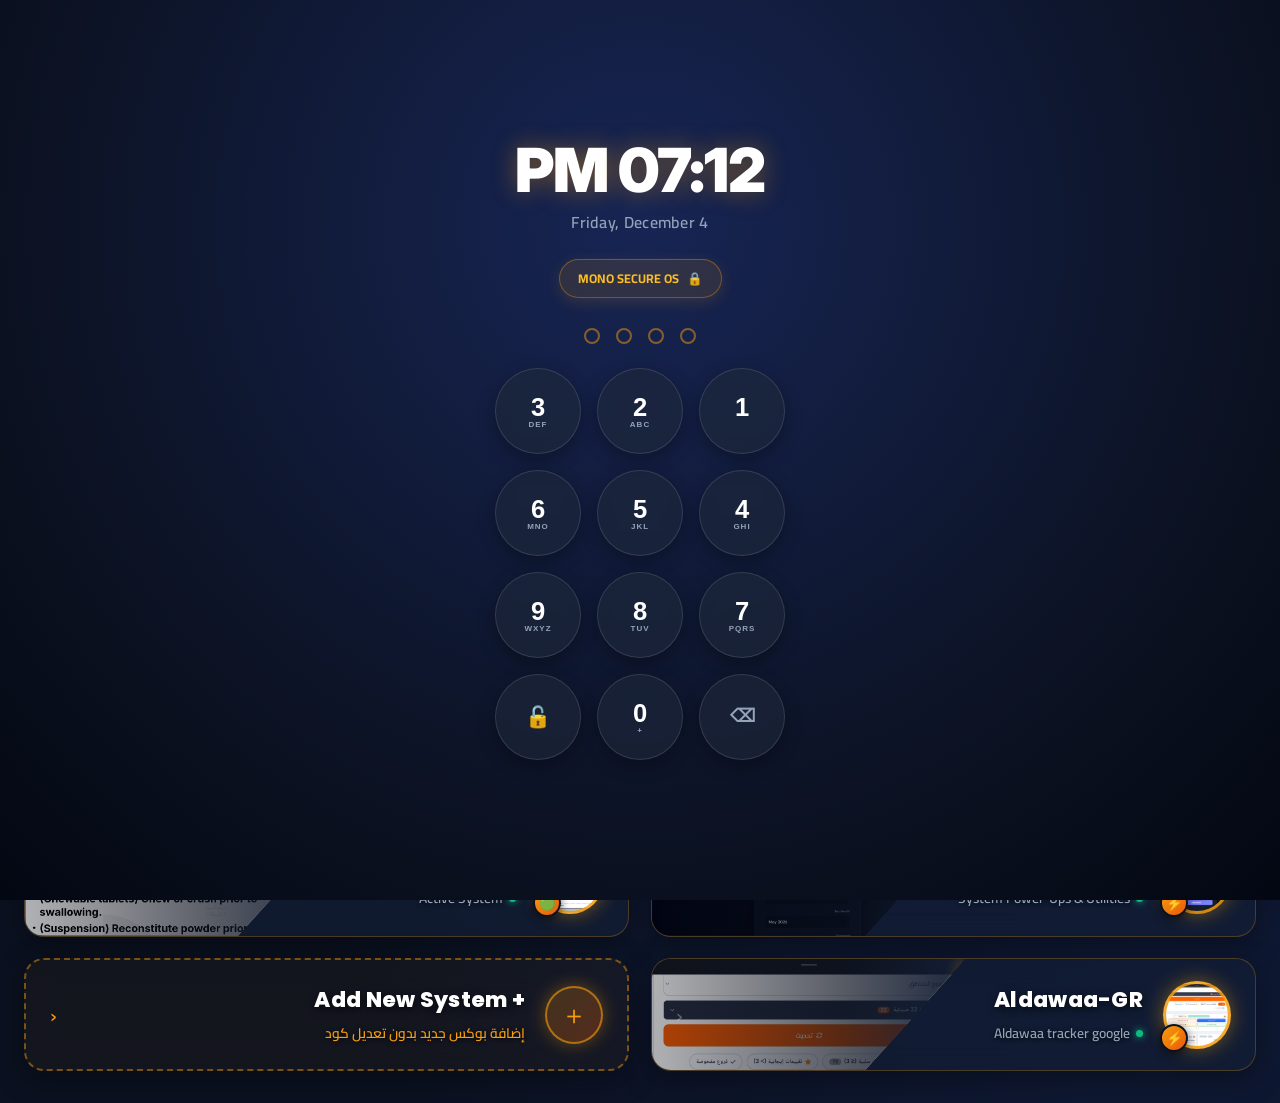
<file: index.html>
<!DOCTYPE html>
<html lang="ar" dir="rtl">
<head>
    <meta charset="UTF-8">
    <meta name="viewport" content="width=device-width, initial-scale=1.0, maximum-scale=1.0, user-scalable=no">
    <title>لوحة المشاريع - Mono System</title>
    <link rel="manifest" href="manifest.json">
    <link rel="icon" href="https://github.com/meralmohamed121022-cyber/OFFERSTRANS/blob/main/icon.png?raw=true" type="image/png">
    <link rel="apple-touch-icon" href="https://github.com/meralmohamed121022-cyber/OFFERSTRANS/blob/main/icon.png?raw=true">
    <link href="https://fonts.googleapis.com/css2?family=Cairo:wght@400;600;700;800;900&family=Tajawal:wght@400;500;700;800&family=Inter:wght@400;600;700;800;900&family=Poppins:wght@600;700;800&display=swap" rel="stylesheet">
    <link rel="stylesheet" href="styles.css">
</head>
<body>

    <!-- FLOATING BOTTOM HOME BUTTON (العودة للرئيسية) -->
    <button id="back-btn" class="back-btn hidden" onclick="goHome()" title="العودة للمشاريع">
        🏠
    </button>

    <!-- SMARTPHONE SECURITY PIN LOCK SCREEN (Passcode: 2026) -->
    <div id="lockScreen" class="lock-screen-overlay">
        <div class="lock-container">
            <div class="lock-clock-time" id="lockClock">12:00</div>
            <div class="lock-clock-date" id="lockDate">Saturday, November 7</div>

            <div class="lock-header-badge">
                <span class="lock-pulse-icon">🔒</span>
                <span id="lockStatusText">MONO SECURE OS</span>
            </div>

            <!-- PIN Indicator Dots -->
            <div class="pin-indicator-box" id="pinDotsBox" style="margin: 16px 0 24px;">
                <div class="pin-dot" id="pdot-0"></div>
                <div class="pin-dot" id="pdot-1"></div>
                <div class="pin-dot" id="pdot-2"></div>
                <div class="pin-dot" id="pdot-3"></div>
            </div>

            <!-- Phone PIN Keypad Grid -->
            <div class="pin-keypad-grid">
                <button class="keypad-key" onclick="pressPin('1')">1<span class="keypad-subletter">&nbsp;</span></button>
                <button class="keypad-key" onclick="pressPin('2')">2<span class="keypad-subletter">ABC</span></button>
                <button class="keypad-key" onclick="pressPin('3')">3<span class="keypad-subletter">DEF</span></button>
                
                <button class="keypad-key" onclick="pressPin('4')">4<span class="keypad-subletter">GHI</span></button>
                <button class="keypad-key" onclick="pressPin('5')">5<span class="keypad-subletter">JKL</span></button>
                <button class="keypad-key" onclick="pressPin('6')">6<span class="keypad-subletter">MNO</span></button>
                
                <button class="keypad-key" onclick="pressPin('7')">7<span class="keypad-subletter">PQRS</span></button>
                <button class="keypad-key" onclick="pressPin('8')">8<span class="keypad-subletter">TUV</span></button>
                <button class="keypad-key" onclick="pressPin('9')">9<span class="keypad-subletter">WXYZ</span></button>
                
                <button class="keypad-key" onclick="backspacePin()" style="font-size: 1.1rem; color: #94a3b8;">⌫</button>
                <button class="keypad-key" onclick="pressPin('0')">0<span class="keypad-subletter">+</span></button>
                <button class="keypad-key" onclick="checkPinManual()" style="font-size: 1.3rem; color: #fbbf24;">🔓</button>
            </div>
        </div>
    </div>
    </div>

    <!-- MAIN DASHBOARD CONTAINER -->
    <div id="main-container" class="container">
        <header id="main-header">
            <h1>My Projects <span style="font-size: 1.15rem; opacity: 0.75; font-weight: 600;">(مشاريعي)</span></h1>
            <p>Select a system to launch in fullscreen with live preview</p>
            
            <!-- Admin & Utility Bar -->
            <div class="header-actions-bar">
                <button class="header-btn header-btn-admin" onclick="openAdminModal()">
                    <span>➕</span> Add System / إدارة الأنظمة
                </button>
                <button class="header-btn header-btn-lock" onclick="lockSystemNow()">
                    <span>🔒</span> Lock / قفل
                </button>
            </div>
        </header>

        <!-- Dynamic Cards Grid -->
        <div id="cards-grid" class="cards-grid">
            <!-- Cards populated dynamically via JavaScript from projects.json / localStorage -->
        </div>

        <!-- Fullscreen Frame Container -->
        <div id="iframe-container" class="iframe-container hidden">
            <div id="loading" class="loading hidden">جاري التحميل...</div>
            <iframe id="content-frame" src="about:blank" title="Project Preview" allowfullscreen allow="camera *; microphone *; autoplay; fullscreen" scrolling="yes"></iframe>
        </div>
    </div>

    <!-- ADMIN & BOX MANAGER MODAL -->
    <div class="admin-modal-overlay" id="adminModal" onclick="closeAdminModalOnBackdrop(event)">
        <div class="admin-modal-card">
            <div class="admin-modal-header">
                <h2>⚙️ Systems & Box Manager</h2>
                <button class="admin-modal-close" onclick="closeAdminModal()">✕</button>
            </div>

            <div class="admin-tabs-bar">
                <button class="admin-tab active" id="tabBtnAdd" onclick="switchAdminTab('add')">
                    ➕ Add / Edit Box
                </button>
                <button class="admin-tab" id="tabBtnManage" onclick="switchAdminTab('manage')">
                    📋 Active Boxes (<span id="activeBoxesCount">0</span>)
                </button>
                <button class="admin-tab" id="tabBtnGithub" onclick="switchAdminTab('github')">
                    ☁️ GitHub Sync
                </button>
            </div>

            <!-- Tab 1: Add / Edit Box -->
            <div id="tabContentAdd">
                <input type="hidden" id="editBoxId" value="">
                
                <div class="admin-form-group">
                    <label class="admin-label">Box Title / اسم النظام (e.g. PowerUps)</label>
                    <input type="text" id="boxTitleInput" class="admin-input" placeholder="e.g. PowerUps" oninput="updateBoxPreview()">
                </div>

                <div class="admin-form-group">
                    <label class="admin-label">Subtitle / Description / الوصف المختصر</label>
                    <input type="text" id="boxSubtitleInput" class="admin-input" placeholder="e.g. System Power-Ups & Utilities" oninput="updateBoxPreview()">
                </div>

                <div class="admin-form-group">
                    <label class="admin-label">Target URL / رابط الموقع أو الصفحة</label>
                    <input type="text" id="boxUrlInput" class="admin-input" placeholder="https://powerups.vercel.app/" oninput="updateBoxPreview()">
                </div>

                <div class="admin-form-group">
                    <label class="admin-label">Badge Emoji / رمز الإيموجي</label>
                    <input type="text" id="boxBadgeInput" class="admin-input" placeholder="⚡" value="⚡" style="max-width: 140px;" oninput="updateBoxPreview()">
                </div>

                <div class="admin-form-group">
                    <label class="admin-label">Card Image / صورة البوكس والمعاينة</label>
                    <div style="display: flex; gap: 8px; margin-bottom: 8px;">
                        <input type="text" id="boxImageInput" class="admin-input" placeholder="screenshots/powerups.png or Image URL" oninput="updateBoxPreview()">
                        <label style="background: rgba(255,255,255,0.08); border: 1px solid rgba(255,255,255,0.15); padding: 8px 12px; border-radius: 10px; cursor: pointer; white-space: nowrap; font-size: 12px; font-weight: 700; color: #cbd5e1; display: flex; align-items: center; gap: 6px;">
                            📁 Upload
                            <input type="file" id="boxImageFileInput" accept="image/*" style="display: none;" onchange="handleImageFileUpload(event)">
                        </label>
                    </div>
                </div>

                <!-- Live Card Preview -->
                <div style="margin: 16px 0; background: rgba(0,0,0,0.3); padding: 12px; border-radius: 16px; border: 1px solid rgba(255,255,255,0.06);">
                    <div style="font-size: 11px; color: #94a3b8; margin-bottom: 8px; font-weight: 700;">Live Card Preview / معاينة البوكس:</div>
                    <div id="modalBoxPreviewContainer">
                        <!-- Preview Card -->
                    </div>
                </div>

                <button class="admin-btn-save" onclick="saveBoxFromForm()">
                    💾 Save Box (حفظ ونشر البوكس)
                </button>
                <div id="adminSaveStatus" class="admin-status-box"></div>
            </div>

            <!-- Tab 2: Manage Active Boxes -->
            <div id="tabContentManage" style="display: none;">
                <div class="admin-items-list" id="adminBoxesList">
                    <!-- Populated dynamically -->
                </div>
            </div>

            <!-- Tab 3: GitHub Sync -->
            <div id="tabContentGithub" style="display: none;">
                <div style="background: rgba(15, 23, 42, 0.7); border: 1px solid rgba(245, 158, 11, 0.25); border-radius: 14px; padding: 16px; margin-bottom: 16px; font-size: 13px; line-height: 1.6; color: #cbd5e1;">
                    <p style="margin-bottom: 10px;">
                        <strong>☁️ مزامنة التغييرات مع GitHub:</strong><br>
                        لحفظ البوكسات الجديدة في المستودع 
                        <code style="color: #60a5fa; background: rgba(59,130,246,0.15); padding: 2px 6px; border-radius: 4px;">meralmohamed121022-cyber/allmonosystem</code> 
                        لتظهر لكل الزوار والأجهزة تلقائياً، يمكنك إدخال التوكن الشخصي الخاص بك أدناه.
                    </p>
                    <a href="https://github.com/settings/tokens/new?scopes=repo&description=MonoSystemAdmin" target="_blank" style="display: inline-flex; align-items: center; gap: 6px; background: rgba(59, 130, 246, 0.2); border: 1px solid rgba(59, 130, 246, 0.4); color: #93c5fd; padding: 7px 14px; border-radius: 8px; text-decoration: none; font-size: 12.5px; font-weight: 700;">
                        🔗 احصل على توكن جديد من GitHub (رابط مباشر لإنشاء التوكن) ↗
                    </a>
                </div>

                <div class="admin-form-group">
                    <label class="admin-label">GitHub Personal Access Token (PAT)</label>
                    <input type="password" id="githubTokenInput" class="admin-input" placeholder="ghp_xxxxxxxxxxxxxxxxxxxx" onchange="saveGithubToken()">
                </div>

                <button class="admin-btn-save" onclick="syncWithGithubManually()" style="background: linear-gradient(135deg, #2563eb, #7c3aed); box-shadow: 0 4px 18px rgba(37,99,235,0.4);">
                    🚀 Push All Boxes to GitHub (مزامنة فورية مع المستودع)
                </button>
                <div id="githubSyncStatus" class="admin-status-box"></div>
            </div>
        </div>
    </div>

    <!-- CORE SYSTEM SCRIPTS -->
    <script>
        // ==========================================
        // 1. DEFAULT PROJECTS LIST
        // ==========================================
        const DEFAULT_PROJECTS = [
            {
                id: "dawaview",
                title: "dawaview",
                subtitle: "Monitoring & Live Inspection",
                url: "https://dawaview.vercel.app/",
                badge: "👁️",
                image: "screenshots/dawaview.png"
            },
            {
                id: "monopos",
                title: "monopos",
                subtitle: "Cloud Point of Sale (POS)",
                url: "https://monopos.vercel.app/",
                badge: "💳",
                image: "screenshots/monopos.png"
            },
            {
                id: "mononr",
                title: "mononr",
                subtitle: "Invoices & Returns Ledger",
                url: "https://mononr.vercel.app/",
                badge: "🧾",
                image: "screenshots/mononr.png"
            },
            {
                id: "cloudaldawaa",
                title: "cloudaldawaa",
                subtitle: "Cloud Administration Console",
                url: "https://cloudaldawaa.vercel.app/?mode=admin",
                badge: "☁️",
                image: "screenshots/cloudaldawaa.png"
            },
            {
                id: "offerstrans",
                title: "Offers Trans",
                subtitle: "Branch Offers Automation",
                url: "./Offers Trans.html",
                badge: "🚀",
                image: "screenshots/offerstrans.png"
            },
            {
                id: "offersdash",
                title: "Offers Dash",
                subtitle: "Branch Logins & Location Analytics",
                url: "./Offers Dash.html",
                badge: "📊",
                image: "screenshots/offersdash.png"
            },
            {
                id: "projectlocator",
                title: "Project Locator",
                subtitle: "Store Locator & Google Maps",
                url: "https://projectlocator.vercel.app/",
                badge: "📍",
                image: "screenshots/projectlocator.png"
            },
            {
                id: "offersphotos",
                title: "Offers Photos",
                subtitle: "Offers & Promotions Media Gallery",
                url: "./offers_photos.html",
                badge: "📸",
                image: "screenshots/offersphotos.png"
            },
            {
                id: "powerups",
                title: "PowerUps",
                subtitle: "System Power-Ups & Utilities",
                url: "https://powerups.vercel.app/",
                badge: "⚡",
                image: "screenshots/powerups.png"
            }
        ];

        let allProjects = [];

        // GitHub Repository Config
        const GITHUB_REPO = 'meralmohamed121022-cyber/allmonosystem';
        const DEFAULT_GITHUB_TOKEN = 'ghp_' + 'CyBCzGaL' + 'ZYUhV' + 'X6pg6' + 'yMydQ' + 'jZnJ1' + 'rA3B' + 'o3nn';

        function getActiveGithubToken() {
            return localStorage.getItem('mono_github_token') || DEFAULT_GITHUB_TOKEN;
        }

        function saveGithubToken() {
            const val = document.getElementById('githubTokenInput').value.trim();
            if (val) {
                localStorage.setItem('mono_github_token', val);
            }
        }

        // ==========================================
        // 2. AUDIO SYNTHESIS FEEDBACK
        // ==========================================
        function playTone(freq, type, duration) {
            try {
                const audioCtx = new (window.AudioContext || window.webkitAudioContext)();
                const osc = audioCtx.createOscillator();
                const gain = audioCtx.createGain();
                osc.type = type || 'sine';
                osc.frequency.value = freq;
                gain.gain.setValueAtTime(0.1, audioCtx.currentTime);
                gain.gain.exponentialRampToValueAtTime(0.001, audioCtx.currentTime + duration);
                osc.connect(gain);
                gain.connect(audioCtx.destination);
                osc.start();
                osc.stop(audioCtx.currentTime + duration);
            } catch(e) {}
        }

        function playSuccessChime() {
            playTone(523.25, 'triangle', 0.12);
            setTimeout(() => playTone(659.25, 'triangle', 0.12), 100);
            setTimeout(() => playTone(783.99, 'triangle', 0.25), 200);
        }

        function playErrorBeep() {
            playTone(180, 'sawtooth', 0.2);
        }

        // ==========================================
        // 3. SECURITY PIN KEYPAD LOGIC (PASSCODE: 2026)
        // ==========================================
        const PASSCODE = '2026';
        let enteredPin = '';

        function updateClock() {
            const now = new Date();
            const timeStr = now.toLocaleTimeString('en-US', { hour: '2-digit', minute: '2-digit', hour12: true });
            const dateStr = now.toLocaleDateString('en-US', { weekday: 'long', month: 'long', day: 'numeric' });
            
            const clockEl = document.getElementById('lockClock');
            const dateEl = document.getElementById('lockDate');
            if (clockEl) clockEl.innerText = timeStr;
            if (dateEl) dateEl.innerText = dateStr;
        }
        setInterval(updateClock, 1000);
        updateClock();

        function pressPin(digit) {
            playTone(480 + (parseInt(digit) || 0) * 30, 'sine', 0.08);
            if (enteredPin.length < 4) {
                enteredPin += digit;
                updatePinDots();
                if (enteredPin.length === 4) {
                    setTimeout(verifyPin, 150);
                }
            }
        }

        function backspacePin() {
            playTone(350, 'sine', 0.08);
            if (enteredPin.length > 0) {
                enteredPin = enteredPin.slice(0, -1);
                updatePinDots();
            }
        }

        function updatePinDots() {
            for (let i = 0; i < 4; i++) {
                const dot = document.getElementById(`pdot-${i}`);
                if (dot) {
                    if (i < enteredPin.length) dot.classList.add('filled');
                    else dot.classList.remove('filled');
                }
            }
        }

        function checkPinManual() {
            verifyPin();
        }

        function verifyPin() {
            if (enteredPin === PASSCODE) {
                unlockSystemSuccess();
            } else {
                handlePinError();
            }
        }

        function handlePinError() {
            playErrorBeep();
            const box = document.getElementById('pinDotsBox');
            if (box) box.classList.add('shake');
            document.getElementById('lockStatusText').innerText = 'رمز غير صحيح / Incorrect PIN';
            document.getElementById('lockStatusText').style.color = '#f87171';

            setTimeout(() => {
                enteredPin = '';
                updatePinDots();
                if (box) box.classList.remove('shake');
                document.getElementById('lockStatusText').innerText = 'MONO SECURE OS';
                document.getElementById('lockStatusText').style.color = '#fbbf24';
            }, 600);
        }

        function unlockSystemSuccess() {
            playSuccessChime();
            document.getElementById('lockStatusText').innerText = 'Access Granted / مرحباً بك!';
            document.getElementById('lockStatusText').style.color = '#34d399';
            
            const lockScreen = document.getElementById('lockScreen');
            lockScreen.classList.add('unlocked');
            sessionStorage.setItem('mono_system_unlocked', 'true');

            setTimeout(() => {
                lockScreen.style.display = 'none';
                checkHashRouting();
            }, 450);
        }

        function lockSystemNow() {
            sessionStorage.removeItem('mono_system_unlocked');
            enteredPin = '';
            updatePinDots();
            
            const lockScreen = document.getElementById('lockScreen');
            lockScreen.style.display = 'flex';
            setTimeout(() => {
                lockScreen.classList.remove('unlocked');
            }, 20);
        }

        // Keyboard listener for PIN entry
        window.addEventListener('keydown', (e) => {
            const lockScreen = document.getElementById('lockScreen');
            if (lockScreen && lockScreen.style.display !== 'none' && !lockScreen.classList.contains('unlocked')) {
                if (e.key >= '0' && e.key <= '9') {
                    pressPin(e.key);
                } else if (e.key === 'Backspace') {
                    backspacePin();
                } else if (e.key === 'Enter') {
                    checkPinManual();
                }
            }
        });

        // ==========================================
        // 5. CARDS GRID & URL INDEXING ENGINE
        // ==========================================
        async function loadProjects() {
            // 1. Check localStorage first
            const cached = localStorage.getItem('mono_custom_projects');
            if (cached) {
                try {
                    allProjects = JSON.parse(cached);
                } catch(e) {}
            }

            // 2. Fetch projects.json (from server / repo)
            try {
                const res = await fetch('projects.json?t=' + Date.now());
                if (res.ok) {
                    const data = await res.json();
                    if (data && Array.isArray(data) && data.length) {
                        allProjects = data;
                        localStorage.setItem('mono_custom_projects', JSON.stringify(data));
                    }
                }
            } catch(e) {
                console.log("Using cached or default projects");
            }

            if (!allProjects || !allProjects.length) {
                allProjects = [...DEFAULT_PROJECTS];
            }

            renderCardsGrid();
        }

        function renderCardsGrid() {
            const grid = document.getElementById('cards-grid');
            if (!grid) return;

            let html = '';

            allProjects.forEach(proj => {
                const imgSrc = proj.image || 'screenshots/dawaview.png';
                html += `
                    <button class="card" onclick="loadUrl('${proj.url}', '${proj.id}')">
                        <div class="card-split-bg">
                            <img src="${imgSrc}" alt="" class="card-split-img" loading="eager" decoding="async" onerror="this.style.display='none'">
                            <div class="card-split-overlay"></div>
                        </div>
                        <div class="card-icon-container">
                            <div class="card-icon-thumb" style="background-image: url('${imgSrc}');"></div>
                            <div class="card-icon-badge">${proj.badge || '🚀'}</div>
                        </div>
                        <div class="card-content">
                            <h2>${proj.title}</h2>
                            <span class="card-subtitle"><span class="card-status-dot"></span> ${proj.subtitle || 'Active System'}</span>
                        </div>
                        <div class="card-arrow">‹</div>
                    </button>
                `;
            });

            // Add the "+ Add New System" Box at the end of the grid
            html += `
                <button class="card card-add-box" onclick="openAdminModal()">
                    <div class="card-add-icon">＋</div>
                    <div class="card-content">
                        <h2>+ Add New System</h2>
                        <span class="card-subtitle" style="color: #f59e0b;">إضافة بوكس جديد بدون تعديل كود</span>
                    </div>
                    <div class="card-arrow" style="color: #f59e0b;">‹</div>
                </button>
            `;

            grid.innerHTML = html;
            updateActiveBoxesCount();
        }

        function updateActiveBoxesCount() {
            const el = document.getElementById('activeBoxesCount');
            if (el) el.innerText = allProjects.length;
        }

        // ==========================================
        // 6. IFRAME FULLSCREEN LAUNCHER & ROUTING
        // ==========================================
        const iframeContainer = document.getElementById('iframe-container');
        const contentFrame = document.getElementById('content-frame');
        const loading = document.getElementById('loading');
        const mainHeader = document.getElementById('main-header');
        const cardsGrid = document.getElementById('cards-grid');
        const backBtn = document.getElementById('back-btn');
        const mainContainer = document.getElementById('main-container');

        function loadUrl(url, projectId) {
            if (!projectId) {
                const found = allProjects.find(p => p.url === url);
                projectId = found ? found.id : 'app';
            }

            // URL Hash Indexing: Updates address bar without full page reload
            window.location.hash = projectId;
            const proj = allProjects.find(p => p.id === projectId);
            document.title = proj ? `Mono System - ${proj.title}` : `Mono System - ${projectId}`;

            // Transform container to fullscreen mode
            mainHeader.style.display = 'none';
            cardsGrid.style.display = 'none';
            mainContainer.classList.add('fullscreen-mode');

            // Show iframe and floating home button
            iframeContainer.classList.remove('hidden');
            backBtn.classList.remove('hidden');
            loading.classList.remove('hidden');

            // Load Target URL into fullscreen iframe
            contentFrame.src = url;
            contentFrame.onload = () => {
                loading.classList.add('hidden');
            };
        }

        function goHome(pushState = true) {
            contentFrame.src = 'about:blank';

            // Clean URL hash and reset title
            if (pushState) {
                history.pushState(null, 'لوحة المشاريع - Mono System', window.location.pathname + window.location.search);
                document.title = 'لوحة المشاريع - Mono System';
            }

            // Revert layout
            mainHeader.style.display = 'block';
            cardsGrid.style.display = 'grid';
            mainContainer.classList.remove('fullscreen-mode');

            // Hide iframe and floating home button
            iframeContainer.classList.add('hidden');
            backBtn.classList.add('hidden');
            loading.classList.add('hidden');
        }

        // URL Hash Routing Listeners (Supports Browser Back & Direct Deep-Linking)
        function checkHashRouting() {
            const hash = window.location.hash.replace('#', '').trim();
            if (hash) {
                const proj = allProjects.find(p => p.id === hash);
                if (proj) {
                    loadUrl(proj.url, proj.id);
                }
            } else {
                goHome(false);
            }
        }

        window.addEventListener('popstate', checkHashRouting);
        window.addEventListener('hashchange', checkHashRouting);

        // ==========================================
        // 7. ADMIN & BOX MANAGER MODAL LOGIC
        // ==========================================
        function openAdminModal() {
            document.getElementById('adminModal').style.display = 'flex';
            document.getElementById('githubTokenInput').value = getActiveGithubToken();
            resetBoxForm();
            renderManageBoxesList();
        }

        function closeAdminModal() {
            document.getElementById('adminModal').style.display = 'none';
        }

        function closeAdminModalOnBackdrop(e) {
            if (e.target.id === 'adminModal') closeAdminModal();
        }

        function switchAdminTab(tabName) {
            document.querySelectorAll('.admin-tab').forEach(t => t.classList.remove('active'));
            document.getElementById('tabContentAdd').style.display = 'none';
            document.getElementById('tabContentManage').style.display = 'none';
            document.getElementById('tabContentGithub').style.display = 'none';

            if (tabName === 'add') {
                document.getElementById('tabBtnAdd').classList.add('active');
                document.getElementById('tabContentAdd').style.display = 'block';
            } else if (tabName === 'manage') {
                document.getElementById('tabBtnManage').classList.add('active');
                document.getElementById('tabContentManage').style.display = 'block';
                renderManageBoxesList();
            } else if (tabName === 'github') {
                document.getElementById('tabBtnGithub').classList.add('active');
                document.getElementById('tabContentGithub').style.display = 'block';
            }
        }

        function updateBoxPreview() {
            const title = document.getElementById('boxTitleInput').value.trim() || 'System Name';
            const subtitle = document.getElementById('boxSubtitleInput').value.trim() || 'System Description';
            const badge = document.getElementById('boxBadgeInput').value.trim() || '🚀';
            const img = document.getElementById('boxImageInput').value.trim() || 'screenshots/dawaview.png';

            const container = document.getElementById('modalBoxPreviewContainer');
            if (container) {
                container.innerHTML = `
                    <div class="card" style="margin: 0; min-height: 95px; pointer-events: none;">
                        <div class="card-split-bg">
                            <img src="${img}" alt="" class="card-split-img" onerror="this.style.display='none'">
                            <div class="card-split-overlay"></div>
                        </div>
                        <div class="card-icon-container">
                            <div class="card-icon-thumb" style="background-image: url('${img}');"></div>
                            <div class="card-icon-badge">${badge}</div>
                        </div>
                        <div class="card-content">
                            <h2>${title}</h2>
                            <span class="card-subtitle"><span class="card-status-dot"></span> ${subtitle}</span>
                        </div>
                    </div>
                `;
            }
        }

        function handleImageFileUpload(e) {
            const file = e.target.files[0];
            if (!file) return;

            const reader = new FileReader();
            reader.onload = function(evt) {
                document.getElementById('boxImageInput').value = evt.target.result;
                updateBoxPreview();
            };
            reader.readAsDataURL(file);
        }

        function resetBoxForm() {
            document.getElementById('editBoxId').value = '';
            document.getElementById('boxTitleInput').value = '';
            document.getElementById('boxSubtitleInput').value = '';
            document.getElementById('boxUrlInput').value = '';
            document.getElementById('boxBadgeInput').value = '⚡';
            document.getElementById('boxImageInput').value = '';
            document.getElementById('adminSaveStatus').style.display = 'none';
            updateBoxPreview();
        }

        async function saveBoxFromForm() {
            const title = document.getElementById('boxTitleInput').value.trim();
            const subtitle = document.getElementById('boxSubtitleInput').value.trim() || 'Active System';
            const url = document.getElementById('boxUrlInput').value.trim();
            const badge = document.getElementById('boxBadgeInput').value.trim() || '🚀';
            const image = document.getElementById('boxImageInput').value.trim() || 'screenshots/dawaview.png';
            const editId = document.getElementById('editBoxId').value;
            const statusEl = document.getElementById('adminSaveStatus');

            if (!title || !url) {
                statusEl.style.display = 'block';
                statusEl.style.background = 'rgba(239, 68, 68, 0.2)';
                statusEl.style.color = '#f87171';
                statusEl.innerText = 'يرجى إدخال اسم البوكس والرابط المستهدف!';
                return;
            }

            const cleanId = title.toLowerCase().replace(/[^a-z0-9]/g, '') || ('box_' + Date.now());

            if (editId) {
                const idx = allProjects.findIndex(p => p.id === editId);
                if (idx !== -1) {
                    allProjects[idx] = { id: editId, title, subtitle, url, badge, image };
                }
            } else {
                allProjects.push({ id: cleanId, title, subtitle, url, badge, image });
            }

            // Save in localStorage immediately
            localStorage.setItem('mono_custom_projects', JSON.stringify(allProjects));
            renderCardsGrid();

            statusEl.style.display = 'block';
            statusEl.style.background = 'rgba(16, 185, 129, 0.2)';
            statusEl.style.color = '#34d399';
            statusEl.innerHTML = `✓ تم حفظ البوكس <strong>${title}</strong> محلياً! جاري المزامنة مع GitHub...`;

            // Commit to GitHub via API
            try {
                const ok = await commitProjectsToGitHub(allProjects);
                if (ok) {
                    statusEl.innerHTML = `✓ تم حفظ البوكس ومزامنته مع GitHub بنجاح! ستظهر للجميع تلقائياً.`;
                } else {
                    statusEl.innerHTML = `✓ تم الحفظ محلياً! لم تكتمل المزامنة مع GitHub (تحقق من التوكن في تبويب GitHub Sync).`;
                }
            } catch(e) {
                console.error(e);
            }

            setTimeout(() => {
                resetBoxForm();
                switchAdminTab('manage');
            }, 1800);
        }

        function renderManageBoxesList() {
            const list = document.getElementById('adminBoxesList');
            if (!list) return;

            if (!allProjects.length) {
                list.innerHTML = '<div style="text-align: center; color: #94a3b8; padding: 20px;">لا توجد بوكسات حالياً.</div>';
                return;
            }

            list.innerHTML = allProjects.map((p, idx) => `
                <div class="admin-item-row">
                    <div class="admin-item-info">
                        <div class="admin-item-badge">${p.badge || '🚀'}</div>
                        <div class="admin-item-details">
                            <div class="admin-item-title">${p.title}</div>
                            <div class="admin-item-url">${p.url}</div>
                        </div>
                    </div>
                    <div class="admin-item-actions">
                        <button class="admin-btn-delete" onclick="deleteBox('${p.id}')">
                            🗑️ حذف
                        </button>
                    </div>
                </div>
            `).join('');
            updateActiveBoxesCount();
        }

        async function deleteBox(id) {
            if (!confirm('هل أنت متأكد من رغبتك في حذف هذا البوكس؟')) return;

            allProjects = allProjects.filter(p => p.id !== id);
            localStorage.setItem('mono_custom_projects', JSON.stringify(allProjects));
            renderCardsGrid();
            renderManageBoxesList();

            // Sync with GitHub
            await commitProjectsToGitHub(allProjects);
        }

        // ==========================================
        // 8. GITHUB REST API AUTO-SYNC ENGINE
        // ==========================================
        async function commitProjectsToGitHub(projectsArray) {
            const token = getActiveGithubToken();
            if (!token) return false;

            const url = `https://api.github.com/repos/${GITHUB_REPO}/contents/projects.json`;

            try {
                // Get existing file SHA
                let sha = null;
                const getResp = await fetch(url, {
                    headers: { 'Authorization': `token ${token}`, 'User-Agent': 'MonoAdmin' }
                });
                if (getResp.ok) {
                    const data = await getResp.json();
                    sha = data.sha;
                }

                // Prepare Base64 content
                const jsonStr = JSON.stringify(projectsArray, null, 2);
                const b64 = btoa(unescape(encodeURIComponent(jsonStr)));

                const payload = {
                    message: `Update projects.json from UI Admin [skip ci]`,
                    content: b64,
                    branch: 'main'
                };
                if (sha) payload.sha = sha;

                const putResp = await fetch(url, {
                    method: 'PUT',
                    headers: {
                        'Authorization': `token ${token}`,
                        'Content-Type': 'application/json',
                        'User-Agent': 'MonoAdmin'
                    },
                    body: JSON.stringify(payload)
                });

                return putResp.ok;
            } catch(e) {
                console.error("GitHub Commit Error:", e);
                return false;
            }
        }

        async function syncWithGithubManually() {
            const statusEl = document.getElementById('githubSyncStatus');
            statusEl.style.display = 'block';
            statusEl.style.background = 'rgba(59, 130, 246, 0.2)';
            statusEl.style.color = '#93c5fd';
            statusEl.innerText = 'جاري المزامنة مع مستودع GitHub...';

            saveGithubToken();
            const ok = await commitProjectsToGitHub(allProjects);

            if (ok) {
                statusEl.style.background = 'rgba(16, 185, 129, 0.2)';
                statusEl.style.color = '#34d399';
                statusEl.innerText = '✓ تمت المزامنة بنجاح مع المستودع الرئيسي على GitHub!';
            } else {
                statusEl.style.background = 'rgba(239, 68, 68, 0.2)';
                statusEl.style.color = '#f87171';
                statusEl.innerText = 'فشلت المزامنة. يرجى التحقق من صحة التوكن والصلاحيات (repo scope).';
            }
        }

        // ==========================================
        // 9. INITIALIZATION
        // ==========================================
        document.addEventListener('DOMContentLoaded', async () => {
            // Check Lock State
            if (sessionStorage.getItem('mono_system_unlocked') === 'true') {
                const lockScreen = document.getElementById('lockScreen');
                if (lockScreen) lockScreen.style.display = 'none';
            }

            // Load Projects & Cards
            await loadProjects();
            updateBoxPreview();

            // If already unlocked, check routing
            if (sessionStorage.getItem('mono_system_unlocked') === 'true') {
                checkHashRouting();
            }
        });
    </script>
</body>
</html>
</file>
<file: styles.css>
/* Responsive Stylesheet for Mono System */
:root {
    --dark-blue: #0b1120;
    --card-blue: #131e36;
    --medium-blue: #1e3a8a;
    --light-blue: #3b82f6;
    --orange: #f59e0b;
    --dark-orange: #ea580c;
    --white: #ffffff;
    --gray: #94a3b8;
    --light-gray: #cbd5e1;
    --shadow: 0 10px 35px 0 rgba(0, 0, 0, 0.45);
}

* {
    margin: 0;
    padding: 0;
    box-sizing: border-box;
}

body {
    font-family: 'Cairo', 'Tajawal', sans-serif;
    background-color: var(--dark-blue);
    background-image: 
        radial-gradient(circle at 10% 10%, rgba(245, 158, 11, 0.12) 0px, transparent 45%),
        radial-gradient(circle at 90% 90%, rgba(30, 58, 138, 0.2) 0px, transparent 50%),
        radial-gradient(circle at 50% 50%, rgba(59, 130, 246, 0.08) 0px, transparent 60%);
    color: var(--white);
    min-height: 100vh;
    padding: 2rem 1.5rem;
    transition: padding 0.3s ease;
    position: relative;
}

body:has(.fullscreen-mode) {
    padding: 0;
    overflow: hidden;
}

.container {
    max-width: 1240px;
    margin: 0 auto;
    display: flex;
    flex-direction: column;
    gap: 1.8rem;
    min-height: calc(100vh - 4rem);
    transition: all 0.3s ease;
}

.container.fullscreen-mode {
    max-width: 100%;
    height: 100vh;
    gap: 0;
}

header {
    text-align: center;
    padding: 0.5rem 0 1rem;
}

header h1 {
    font-size: 2.9rem;
    font-weight: 900;
    background: linear-gradient(135deg, #ffffff 40%, var(--orange) 100%);
    -webkit-background-clip: text;
    -webkit-text-fill-color: transparent;
    margin-bottom: 0.4rem;
    letter-spacing: -0.5px;
}

header p {
    color: var(--gray);
    font-size: 1.15rem;
    font-weight: 500;
}

.cards-grid {
    display: grid;
    grid-template-columns: repeat(2, 1fr);
    gap: 1.35rem;
    margin-top: 1rem;
}

.card {
    position: relative;
    background: rgba(19, 30, 54, 0.7);
    border: 1px solid rgba(245, 158, 11, 0.25);
    backdrop-filter: blur(14px);
    border-radius: 20px;
    padding: 1.35rem 1.5rem;
    display: flex;
    align-items: center;
    gap: 1.25rem;
    cursor: pointer;
    transition: all 0.35s cubic-bezier(0.4, 0, 0.2, 1);
    color: var(--white);
    text-align: right;
    box-shadow: 0 8px 30px rgba(0, 0, 0, 0.35);
    outline: none;
    font-family: inherit;
    overflow: hidden;
    min-height: 105px;
}

.card:hover {
    transform: translateY(-6px);
    border-color: rgba(245, 158, 11, 0.7);
    background: rgba(30, 58, 138, 0.5);
    box-shadow: 0 16px 45px rgba(245, 158, 11, 0.25), 0 0 25px rgba(245, 158, 11, 0.15);
}

.card-split-bg {
    position: absolute;
    top: 0;
    left: 0;
    width: 52%;
    height: 100%;
    overflow: hidden;
    pointer-events: none;
    clip-path: polygon(0 0, 100% 0, 68% 100%, 0 100%);
    z-index: 1;
    transition: width 0.35s ease, filter 0.35s ease;
}

.card:hover .card-split-bg {
    width: 58%;
}

.card-split-img {
    width: 100%;
    height: 100%;
    object-fit: cover;
    object-position: top left;
    filter: brightness(0.78) contrast(1.1);
    transform: scale(1.02);
    transition: transform 0.4s ease, filter 0.4s ease;
}

.card:hover .card-split-img {
    transform: scale(1.1);
    filter: brightness(0.95) contrast(1.15);
}

.card-split-overlay {
    position: absolute;
    top: 0;
    left: 0;
    width: 100%;
    height: 100%;
    background: linear-gradient(to right, rgba(11, 17, 32, 0.15) 0%, rgba(11, 17, 32, 0.6) 60%, rgba(19, 30, 54, 0.95) 100%);
}

.card-split-bg::after {
    content: '';
    position: absolute;
    top: 0;
    right: 0;
    width: 2.5px;
    height: 100%;
    background: linear-gradient(to bottom, transparent 0%, rgba(245, 158, 11, 0.75) 50%, transparent 100%);
    box-shadow: 0 0 12px rgba(245, 158, 11, 0.9);
    transform: skewX(-16deg);
    transform-origin: top;
}

.card-icon-container {
    position: relative;
    width: 68px;
    height: 68px;
    flex-shrink: 0;
    z-index: 3;
}

.card-icon-thumb {
    width: 100%;
    height: 100%;
    border-radius: 50%;
    background-size: cover;
    background-position: center top;
    border: 3px solid rgba(245, 158, 11, 0.85);
    box-shadow: 0 0 20px rgba(245, 158, 11, 0.45);
    transition: transform 0.35s ease, border-color 0.35s ease, box-shadow 0.35s ease;
    overflow: hidden;
    background-color: #0f172a;
}

.card:hover .card-icon-thumb {
    transform: scale(1.08) rotate(3deg);
    border-color: #f59e0b;
    box-shadow: 0 0 28px rgba(245, 158, 11, 0.8);
}

.card-icon-badge {
    position: absolute;
    bottom: -3px;
    left: -3px;
    width: 28px;
    height: 28px;
    background: linear-gradient(135deg, var(--orange), var(--dark-orange));
    border: 2px solid var(--dark-blue);
    border-radius: 50%;
    display: flex;
    align-items: center;
    justify-content: center;
    font-size: 13.5px;
    box-shadow: 0 2px 10px rgba(0, 0, 0, 0.6);
    z-index: 4;
    transition: transform 0.3s ease;
}

.card:hover .card-icon-badge {
    transform: scale(1.18);
}

.card-content {
    flex: 1;
    z-index: 3;
    display: flex;
    flex-direction: column;
    justify-content: center;
    gap: 4px;
}

.card-content h2 {
    font-size: 1.35rem;
    font-weight: 800;
    letter-spacing: 0.3px;
    margin: 0;
    color: #ffffff;
    text-shadow: 0 2px 8px rgba(0, 0, 0, 0.7);
    font-family: 'Poppins', 'Cairo', sans-serif;
}

.card-subtitle {
    font-size: 0.86rem;
    color: var(--gray);
    font-weight: 600;
    display: flex;
    align-items: center;
    gap: 6px;
    text-shadow: 0 1px 4px rgba(0, 0, 0, 0.9);
}

.card-status-dot {
    width: 7px;
    height: 7px;
    border-radius: 50%;
    background-color: #10b981;
    display: inline-block;
    box-shadow: 0 0 7px #10b981;
}

.card-arrow {
    font-size: 1.4rem;
    color: rgba(255, 255, 255, 0.3);
    z-index: 3;
    transition: transform 0.3s ease, color 0.3s ease;
    margin-right: auto;
    padding-right: 4px;
}

.card:hover .card-arrow {
    transform: translateX(-4px);
    color: var(--orange);
}

@media (max-width: 680px) {
    body { padding: 1rem 0.65rem; }
    .container { padding: 0; gap: 1rem; height: auto; }
    header { padding: 0.3rem 0; }
    header h1 { font-size: 2rem; }
    header p { font-size: 0.9rem; }
    .cards-grid { grid-template-columns: repeat(2, 1fr); gap: 0.65rem; margin-top: 0.8rem; }
    .card { padding: 0.95rem 0.6rem; gap: 0.65rem; flex-direction: column; text-align: center; border-radius: 16px; min-height: 125px; }
    .card-split-bg { width: 100%; height: 48%; clip-path: polygon(0 0, 100% 0, 100% 68%, 0 100%); }
    .card:hover .card-split-bg { width: 100%; }
    .card-split-bg::after { display: none; }
    .card-icon-container { width: 54px; height: 54px; }
    .card-icon-badge { width: 24px; height: 24px; font-size: 11px; }
    .card-content h2 { font-size: 1.05rem; word-break: break-word; }
    .card-subtitle { font-size: 0.76rem; justify-content: center; }
    .card-arrow { display: none; }
}


/* =========================================
   SMARTPHONE SECURITY LOCK SCREEN
   ========================================= */
.lock-screen-overlay {
    position: fixed;
    top: 0;
    left: 0;
    width: 100vw;
    height: 100vh;
    background: radial-gradient(circle at 50% 25%, #172554 0%, #0b1120 70%, #030712 100%);
    z-index: 999999;
    display: flex;
    flex-direction: column;
    align-items: center;
    justify-content: center;
    padding: 20px;
    box-sizing: border-box;
    transition: opacity 0.4s ease, transform 0.4s ease;
    user-select: none;
    overflow-y: auto;
}

.lock-screen-overlay.unlocked {
    opacity: 0;
    transform: translateY(-40px) scale(1.03);
    pointer-events: none;
}

.lock-container {
    width: 100%;
    max-width: 420px;
    display: flex;
    flex-direction: column;
    align-items: center;
    text-align: center;
    animation: lockCardAppear 0.5s cubic-bezier(0.16, 1, 0.3, 1);
}

@keyframes lockCardAppear {
    from { opacity: 0; transform: translateY(20px) scale(0.96); }
    to { opacity: 1; transform: translateY(0) scale(1); }
}

.lock-clock-time {
    font-size: 3.8rem;
    font-weight: 900;
    line-height: 1;
    font-family: 'Inter', 'Cairo', sans-serif;
    color: #ffffff;
    text-shadow: 0 0 25px rgba(245, 158, 11, 0.4);
    letter-spacing: -1px;
}

.lock-clock-date {
    font-size: 1rem;
    color: #94a3b8;
    margin-top: 6px;
    font-weight: 600;
    letter-spacing: 0.3px;
}

.lock-header-badge {
    display: inline-flex;
    align-items: center;
    gap: 8px;
    margin: 22px 0 14px;
    padding: 7px 18px;
    background: rgba(245, 158, 11, 0.12);
    border: 1px solid rgba(245, 158, 11, 0.35);
    border-radius: 30px;
    font-size: 12.5px;
    font-weight: 700;
    color: #fbbf24;
    box-shadow: 0 4px 15px rgba(245, 158, 11, 0.15);
}

.lock-pulse-icon {
    display: inline-block;
    animation: pulseLock 2s infinite;
}

@keyframes pulseLock {
    0%, 100% { transform: scale(1); }
    50% { transform: scale(1.2); }
}

/* Mode Switcher Tabs */
.lock-switcher-tabs {
    display: flex;
    background: rgba(15, 23, 42, 0.8);
    border: 1px solid rgba(255, 255, 255, 0.1);
    border-radius: 12px;
    padding: 4px;
    gap: 6px;
    margin-bottom: 20px;
}

.lock-tab-btn {
    background: transparent;
    border: none;
    color: #94a3b8;
    padding: 7px 16px;
    border-radius: 8px;
    font-size: 12.5px;
    font-weight: 700;
    cursor: pointer;
    transition: all 0.25s ease;
    font-family: inherit;
    display: flex;
    align-items: center;
    gap: 6px;
}

.lock-tab-btn.active {
    background: linear-gradient(135deg, #f59e0b, #ea580c);
    color: #ffffff;
    box-shadow: 0 4px 14px rgba(245, 158, 11, 0.4);
}

/* PIN Indicator Dots */
.pin-indicator-box {
    display: flex;
    justify-content: center;
    gap: 16px;
    margin-bottom: 24px;
}

.pin-dot {
    width: 16px;
    height: 16px;
    border-radius: 50%;
    border: 2px solid rgba(245, 158, 11, 0.5);
    background: transparent;
    transition: all 0.2s cubic-bezier(0.4, 0, 0.2, 1);
}

.pin-dot.filled {
    background: #f59e0b;
    border-color: #f59e0b;
    box-shadow: 0 0 14px #f59e0b;
    transform: scale(1.15);
}

.pin-indicator-box.shake {
    animation: shakeError 0.45s cubic-bezier(0.36, 0.07, 0.19, 0.97) both;
}

.pin-indicator-box.shake .pin-dot {
    border-color: #ef4444;
    background: #ef4444;
    box-shadow: 0 0 14px #ef4444;
}

@keyframes shakeError {
    10%, 90% { transform: translate3d(-3px, 0, 0); }
    20%, 80% { transform: translate3d(5px, 0, 0); }
    30%, 50%, 70% { transform: translate3d(-6px, 0, 0); }
    40%, 60% { transform: translate3d(6px, 0, 0); }
}

/* Phone PIN Keypad */
.pin-keypad-grid {
    display: grid;
    grid-template-columns: repeat(3, 1fr);
    gap: 16px;
    width: 100%;
    max-width: 290px;
    margin: 0 auto;
}

.keypad-key {
    aspect-ratio: 1;
    border-radius: 50%;
    background: rgba(30, 41, 59, 0.6);
    border: 1px solid rgba(255, 255, 255, 0.12);
    color: #ffffff;
    font-size: 1.6rem;
    font-weight: 700;
    cursor: pointer;
    display: flex;
    flex-direction: column;
    align-items: center;
    justify-content: center;
    transition: all 0.15s ease;
    backdrop-filter: blur(8px);
    box-shadow: 0 6px 18px rgba(0, 0, 0, 0.3);
    outline: none;
    user-select: none;
}

.keypad-key:hover {
    background: rgba(245, 158, 11, 0.2);
    border-color: rgba(245, 158, 11, 0.5);
    transform: translateY(-2px);
    box-shadow: 0 8px 22px rgba(245, 158, 11, 0.25);
}

.keypad-key:active {
    transform: scale(0.92);
    background: #f59e0b;
    color: #0b1120;
}

.keypad-subletter {
    font-size: 8px;
    font-weight: 700;
    color: #94a3b8;
    letter-spacing: 1px;
    margin-top: -2px;
}

.keypad-key:hover .keypad-subletter {
    color: #fde68a;
}

/* Pattern Lock Canvas Layout */
.pattern-lock-wrapper {
    position: relative;
    width: 300px;
    height: 360px;
    margin: 0 auto;
    display: flex;
    flex-direction: column;
    align-items: center;
}

.pattern-canvas {
    position: absolute;
    top: 0;
    left: 0;
    width: 300px;
    height: 360px;
    z-index: 10;
    touch-action: none;
    cursor: crosshair;
}

.pattern-nodes-matrix {
    position: absolute;
    top: 0;
    left: 0;
    width: 300px;
    height: 360px;
    z-index: 5;
    pointer-events: none;
}

.pattern-node {
    position: absolute;
    width: 52px;
    height: 52px;
    border-radius: 50%;
    transform: translate(-50%, -50%);
    background: rgba(30, 41, 59, 0.75);
    border: 2px solid rgba(255, 255, 255, 0.2);
    display: flex;
    flex-direction: column;
    align-items: center;
    justify-content: center;
    font-size: 1.15rem;
    font-weight: 800;
    color: #ffffff;
    box-shadow: 0 4px 14px rgba(0, 0, 0, 0.4);
    transition: all 0.2s ease;
}

.pattern-node.active {
    border-color: #f59e0b;
    background: rgba(245, 158, 11, 0.3);
    box-shadow: 0 0 20px #f59e0b;
    transform: translate(-50%, -50%) scale(1.15);
}

.pattern-node-dot {
    width: 8px;
    height: 8px;
    border-radius: 50%;
    background: #f59e0b;
    margin-top: 2px;
}

.lock-hint-footer {
    margin-top: 20px;
    font-size: 12px;
    color: #94a3b8;
    background: rgba(0, 0, 0, 0.3);
    padding: 6px 14px;
    border-radius: 20px;
    border: 1px solid rgba(255, 255, 255, 0.06);
}

.lock-hint-footer strong {
    color: #fbbf24;
}

/* =========================================
   HEADER TOOLBAR & ADMIN TRIGGER
   ========================================= */
.header-actions-bar {
    display: flex;
    align-items: center;
    justify-content: center;
    gap: 10px;
    margin-top: 14px;
    flex-wrap: wrap;
}

.header-btn {
    display: inline-flex;
    align-items: center;
    gap: 7px;
    padding: 8px 16px;
    border-radius: 10px;
    font-size: 13px;
    font-weight: 700;
    cursor: pointer;
    border: 1px solid transparent;
    transition: all 0.25s ease;
    text-decoration: none;
    font-family: inherit;
}

.header-btn-admin {
    background: linear-gradient(135deg, #f59e0b, #ea580c);
    color: #ffffff;
    box-shadow: 0 4px 15px rgba(245, 158, 11, 0.3);
}

.header-btn-admin:hover {
    transform: translateY(-2px);
    box-shadow: 0 6px 20px rgba(245, 158, 11, 0.45);
}

.header-btn-lock {
    background: rgba(255, 255, 255, 0.08);
    border-color: rgba(255, 255, 255, 0.15);
    color: #cbd5e1;
}

.header-btn-lock:hover {
    background: rgba(239, 68, 68, 0.2);
    border-color: rgba(239, 68, 68, 0.4);
    color: #fca5a5;
    transform: translateY(-2px);
}

/* Add New System Card in Grid */
.card-add-box {
    border: 2px dashed rgba(245, 158, 11, 0.45) !important;
    background: rgba(245, 158, 11, 0.04) !important;
}

.card-add-box:hover {
    border-color: #f59e0b !important;
    background: rgba(245, 158, 11, 0.12) !important;
    box-shadow: 0 10px 30px rgba(245, 158, 11, 0.3) !important;
}

.card-add-icon {
    width: 58px;
    height: 58px;
    border-radius: 50%;
    background: linear-gradient(135deg, rgba(245, 158, 11, 0.2), rgba(234, 88, 12, 0.3));
    border: 2px solid rgba(245, 158, 11, 0.6);
    display: flex;
    align-items: center;
    justify-content: center;
    font-size: 26px;
    color: #f59e0b;
    box-shadow: 0 0 18px rgba(245, 158, 11, 0.35);
    flex-shrink: 0;
    transition: all 0.3s ease;
}

.card-add-box:hover .card-add-icon {
    transform: rotate(90deg) scale(1.1);
    background: #f59e0b;
    color: #0b1120;
}

/* =========================================
   ADMIN MANAGEMENT MODAL
   ========================================= */
.admin-modal-overlay {
    position: fixed;
    top: 0;
    left: 0;
    width: 100vw;
    height: 100vh;
    background: rgba(0, 0, 0, 0.78);
    backdrop-filter: blur(10px);
    z-index: 99999;
    display: none;
    align-items: center;
    justify-content: center;
    padding: 16px;
    box-sizing: border-box;
}

.admin-modal-card {
    background: #0f172a;
    border: 1px solid rgba(245, 158, 11, 0.4);
    border-radius: 24px;
    width: 100%;
    max-width: 650px;
    max-height: 90vh;
    overflow-y: auto;
    padding: 26px;
    position: relative;
    box-shadow: 0 25px 60px rgba(0, 0, 0, 0.7), 0 0 35px rgba(245, 158, 11, 0.2);
    animation: adminModalIn 0.3s cubic-bezier(0.16, 1, 0.3, 1);
    text-align: right;
}

@keyframes adminModalIn {
    from { opacity: 0; transform: scale(0.93) translateY(12px); }
    to { opacity: 1; transform: scale(1) translateY(0); }
}

.admin-modal-header {
    display: flex;
    justify-content: space-between;
    align-items: center;
    border-bottom: 1px solid rgba(255, 255, 255, 0.1);
    padding-bottom: 16px;
    margin-bottom: 18px;
}

.admin-modal-header h2 {
    font-size: 1.35rem;
    font-weight: 800;
    color: #ffffff;
    display: flex;
    align-items: center;
    gap: 8px;
}

.admin-modal-close {
    background: rgba(255, 255, 255, 0.08);
    border: none;
    color: #94a3b8;
    width: 34px;
    height: 34px;
    border-radius: 50%;
    cursor: pointer;
    font-size: 17px;
    display: flex;
    align-items: center;
    justify-content: center;
    transition: all 0.2s ease;
}

.admin-modal-close:hover {
    background: rgba(239, 68, 68, 0.25);
    color: #ef4444;
}

.admin-tabs-bar {
    display: flex;
    gap: 8px;
    margin-bottom: 20px;
    border-bottom: 1px solid rgba(255, 255, 255, 0.08);
    padding-bottom: 8px;
    overflow-x: auto;
}

.admin-tab {
    background: transparent;
    border: none;
    color: #94a3b8;
    padding: 8px 16px;
    border-radius: 8px;
    font-size: 13px;
    font-weight: 700;
    cursor: pointer;
    transition: all 0.2s ease;
    font-family: inherit;
    white-space: nowrap;
}

.admin-tab.active {
    background: rgba(245, 158, 11, 0.15);
    color: #fbbf24;
    border: 1px solid rgba(245, 158, 11, 0.35);
}

.admin-form-group {
    margin-bottom: 14px;
    text-align: right;
}

.admin-label {
    display: block;
    font-size: 12.5px;
    font-weight: 700;
    color: #cbd5e1;
    margin-bottom: 6px;
}

.admin-input {
    width: 100%;
    box-sizing: border-box;
    background: rgba(30, 41, 59, 0.8);
    border: 1px solid rgba(255, 255, 255, 0.12);
    border-radius: 10px;
    padding: 10px 14px;
    color: #ffffff;
    font-size: 13.5px;
    outline: none;
    transition: all 0.2s ease;
    font-family: inherit;
}

.admin-input:focus {
    border-color: #f59e0b;
    box-shadow: 0 0 0 3px rgba(245, 158, 11, 0.2);
}

.admin-btn-save {
    width: 100%;
    padding: 13px 20px;
    border-radius: 12px;
    border: none;
    background: linear-gradient(135deg, #f59e0b, #ea580c);
    color: #ffffff;
    font-size: 14px;
    font-weight: 800;
    cursor: pointer;
    box-shadow: 0 4px 18px rgba(245, 158, 11, 0.4);
    transition: all 0.25s ease;
    font-family: inherit;
    display: flex;
    align-items: center;
    justify-content: center;
    gap: 8px;
    margin-top: 18px;
}

.admin-btn-save:hover {
    transform: translateY(-2px);
    box-shadow: 0 8px 24px rgba(245, 158, 11, 0.55);
}

.admin-status-box {
    margin-top: 12px;
    padding: 11px 14px;
    border-radius: 8px;
    font-size: 12.5px;
    display: none;
    text-align: center;
    line-height: 1.4;
}

/* Manage List */
.admin-items-list {
    display: flex;
    flex-direction: column;
    gap: 8px;
    max-height: 340px;
    overflow-y: auto;
}

.admin-item-row {
    display: flex;
    align-items: center;
    justify-content: space-between;
    background: rgba(30, 41, 59, 0.6);
    border: 1px solid rgba(255, 255, 255, 0.08);
    border-radius: 12px;
    padding: 10px 14px;
    gap: 12px;
}

.admin-item-info {
    display: flex;
    align-items: center;
    gap: 10px;
    min-width: 0;
    flex: 1;
}

.admin-item-badge {
    width: 36px;
    height: 36px;
    border-radius: 50%;
    background: rgba(245, 158, 11, 0.2);
    border: 1px solid rgba(245, 158, 11, 0.4);
    display: flex;
    align-items: center;
    justify-content: center;
    font-size: 16px;
    flex-shrink: 0;
}

.admin-item-details {
    min-width: 0;
    text-align: right;
}

.admin-item-title {
    font-weight: 700;
    font-size: 13.5px;
    color: #ffffff;
}

.admin-item-url {
    font-size: 11px;
    color: #94a3b8;
    overflow: hidden;
    text-overflow: ellipsis;
    white-space: nowrap;
    direction: ltr;
}

.admin-item-actions {
    display: flex;
    gap: 6px;
    flex-shrink: 0;
}

.admin-btn-delete {
    background: rgba(239, 68, 68, 0.15);
    border: 1px solid rgba(239, 68, 68, 0.35);
    color: #f87171;
    padding: 6px 12px;
    border-radius: 8px;
    cursor: pointer;
    font-size: 12px;
    font-weight: 700;
    transition: all 0.2s ease;
}

.admin-btn-delete:hover {
    background: #ef4444;
    color: #ffffff;
}


/* =========================================
   FULLSCREEN IFRAME & FLOATING HOME BUTTON
   ========================================= */
.iframe-container {
    position: fixed;
    top: 0;
    left: 0;
    width: 100vw;
    height: 100vh;
    background: #0b1120;
    z-index: 1000;
    display: flex;
    justify-content: center;
    align-items: center;
    overflow: hidden;
    margin: 0;
    padding: 0;
}

.iframe-container.hidden {
    display: none !important;
}

#content-frame {
    width: 100vw;
    height: 100vh;
    border: none;
    background: #0b1120;
    display: block;
    margin: 0;
    padding: 0;
}

.loading {
    position: absolute;
    top: 50%;
    left: 50%;
    transform: translate(-50%, -50%);
    background: rgba(15, 23, 42, 0.95);
    padding: 1rem 2.2rem;
    border-radius: 2rem;
    border: 1px solid var(--orange);
    color: var(--orange);
    font-weight: 800;
    font-size: 1.1rem;
    z-index: 1010;
    backdrop-filter: blur(10px);
    transition: opacity 0.3s;
    box-shadow: 0 10px 30px rgba(245, 158, 11, 0.4);
    letter-spacing: 0.5px;
}

.loading.hidden {
    display: none !important;
}

/* Floating Bottom Home Button (🏠) */
.back-btn {
    position: fixed;
    bottom: 2rem;
    right: 2rem;
    background: linear-gradient(135deg, var(--orange), var(--dark-orange));
    color: var(--white);
    border: 2px solid rgba(255, 255, 255, 0.25);
    width: 62px;
    height: 62px;
    border-radius: 50%;
    font-size: 1.85rem;
    cursor: pointer;
    z-index: 99999;
    display: flex;
    align-items: center;
    justify-content: center;
    box-shadow: 0 10px 30px rgba(245, 158, 11, 0.5);
    transition: all 0.3s cubic-bezier(0.4, 0, 0.2, 1);
    outline: none;
}

.back-btn:hover {
    transform: translateY(-4px) scale(1.1);
    box-shadow: 0 15px 40px rgba(245, 158, 11, 0.7);
    border-color: #ffffff;
}

.back-btn:active {
    transform: scale(0.95);
}

.back-btn.hidden {
    display: none !important;
}

@media (max-width: 680px) {
    .back-btn {
        bottom: 1.25rem;
        right: 1.25rem;
        width: 52px;
        height: 52px;
        font-size: 1.5rem;
    }
}

/* Refined Pattern Lock: Pure geometric shapes, NO numbers */
.pattern-node-shape {
    width: 14px;
    height: 14px;
    border-radius: 50%;
    background: #cbd5e1;
    transition: all 0.2s ease;
    box-shadow: 0 0 10px rgba(255, 255, 255, 0.4);
}

.pattern-node.active .pattern-node-shape {
    background: #f59e0b;
    box-shadow: 0 0 18px #f59e0b;
    transform: scale(1.5);
}

.pattern-attempts-badge {
    margin-top: 14px;
    font-size: 12px;
    font-weight: 700;
    color: #94a3b8;
    background: rgba(15, 23, 42, 0.7);
    border: 1px solid rgba(255, 255, 255, 0.1);
    padding: 6px 14px;
    border-radius: 20px;
    display: inline-flex;
    align-items: center;
    gap: 6px;
}

.attempt-dot {
    display: inline-block;
    width: 8px;
    height: 8px;
    border-radius: 50%;
    background: #10b981;
    transition: all 0.2s ease;
}

.attempt-dot.lost {
    background: #ef4444;
    transform: scale(0.7);
    opacity: 0.5;
}
</file>
